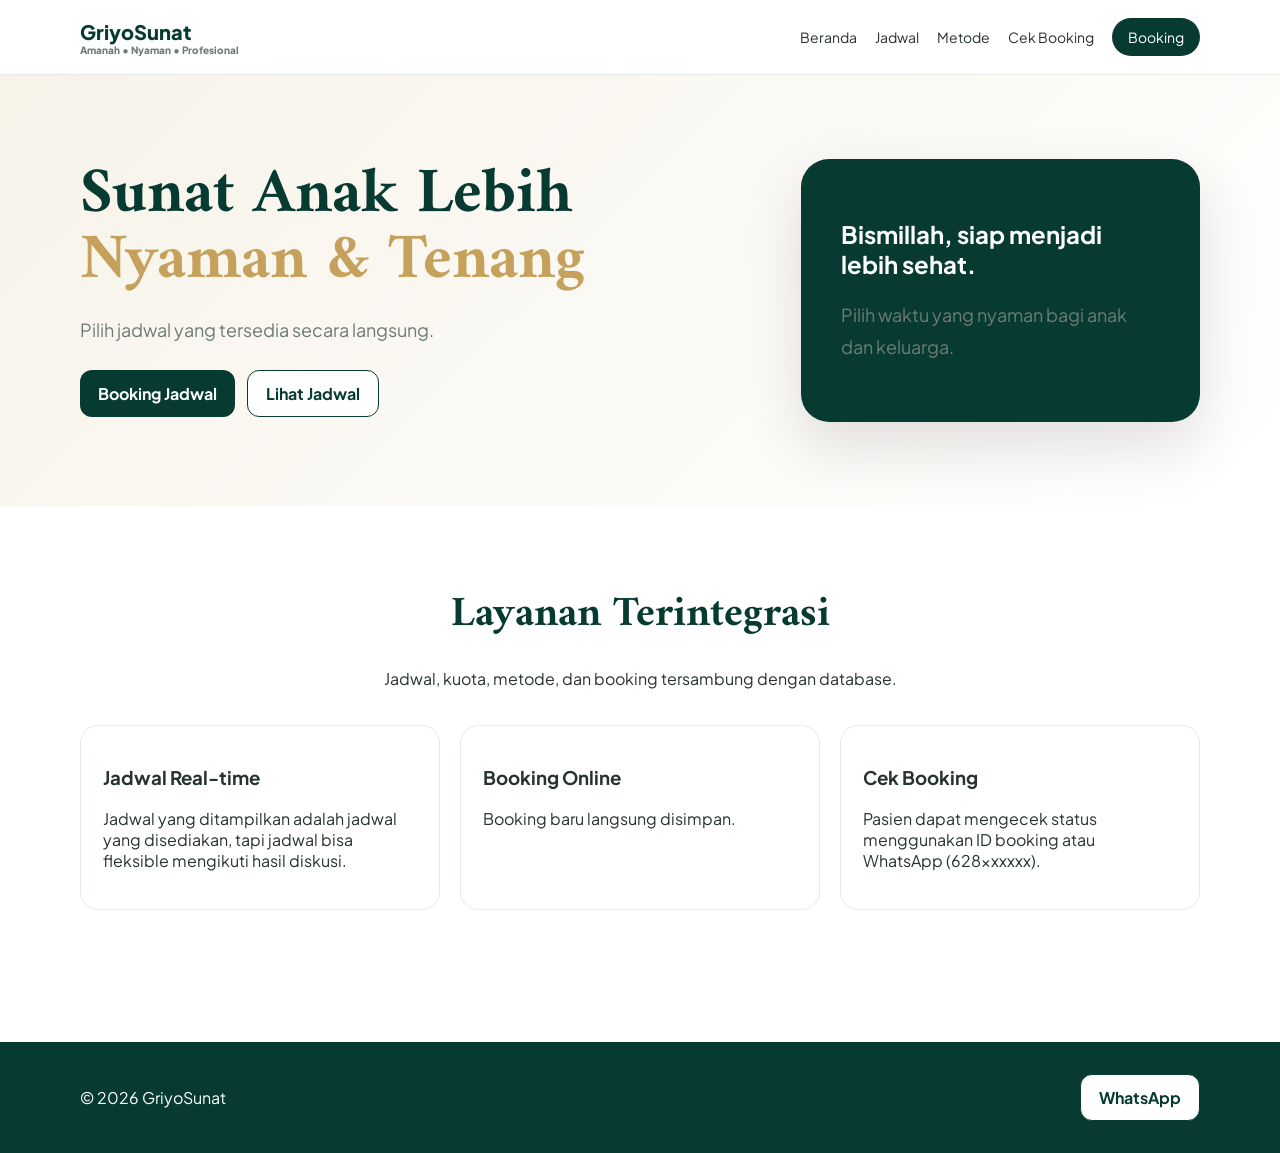
<file: index.html>
<!doctype html>
<html lang="id">
<head>
<meta charset="utf-8">
<meta name="viewport" content="width=device-width,initial-scale=1">
<title>Beranda | GriyoSunat</title>
<link rel="preconnect" href="https://fonts.googleapis.com">
<link rel="preconnect" href="https://fonts.gstatic.com" crossorigin>
<link href="https://fonts.googleapis.com/css2?family=Amiri:wght@400;700&family=Plus+Jakarta+Sans:wght@400;500;600;700;800&display=swap" rel="stylesheet">
<link rel="stylesheet" href="css/style.css">
</head>
<body>

<header class="site-header">
  <div class="container nav-container">
    <a class="logo" href="index.html">GriyoSunat<small>Amanah • Nyaman • Profesional</small></a>
    <button id="menuToggle" class="menu-toggle" aria-label="Menu">☰</button>
    <nav id="mainNav" class="main-nav">
      <a href="index.html">Beranda</a>
      <a href="jadwal.html">Jadwal</a>
      <a href="metode.html">Metode</a>
      <a href="cek-booking.html">Cek Booking</a>
      <a class="nav-booking" href="booking.html">Booking</a>
    </nav>
  </div>
</header>

<main>
<section class="hero">
  <div class="container hero-grid">
    <div>
      <h1>Sunat Anak Lebih <span>Nyaman & Tenang</span></h1>
      <p>Pilih jadwal yang tersedia secara langsung.</p>
      <div class="actions">
        <a class="btn btn-primary" href="booking.html">Booking Jadwal</a>
        <a class="btn btn-outline" href="jadwal.html">Lihat Jadwal</a>
      </div>
    </div>
    <div class="hero-card">
      <h2>Bismillah, siap menjadi lebih sehat.</h2>
      <p>Pilih waktu yang nyaman bagi anak dan keluarga.</p>
    </div>
  </div>
</section>

<section class="section">
  <div class="container">
    <div class="section-heading">
      <h2>Layanan Terintegrasi</h2>
      <p>Jadwal, kuota, metode, dan booking tersambung dengan database.</p>
    </div>
    <div class="grid-3">
      <article class="card"><h3>Jadwal Real-time</h3><p>Jadwal yang ditampilkan adalah jadwal yang disediakan, tapi jadwal bisa fleksible mengikuti hasil diskusi.</p></article>
      <article class="card"><h3>Booking Online</h3><p>Booking baru langsung disimpan.</p></article>
      <article class="card"><h3>Cek Booking</h3><p>Pasien dapat mengecek status menggunakan ID booking atau WhatsApp (628xxxxxx).</p></article>
    </div>
  </div>
</section>
</main>

<footer class="footer"><div class="container footer-inner"><div>© 2026 GriyoSunat</div><button class="btn btn-outline" onclick="openWhatsApp()">WhatsApp</button></div></footer>
<script src="js/config.js"></script>
<script src="js/main.js"></script>

</body>
</html>
</file>
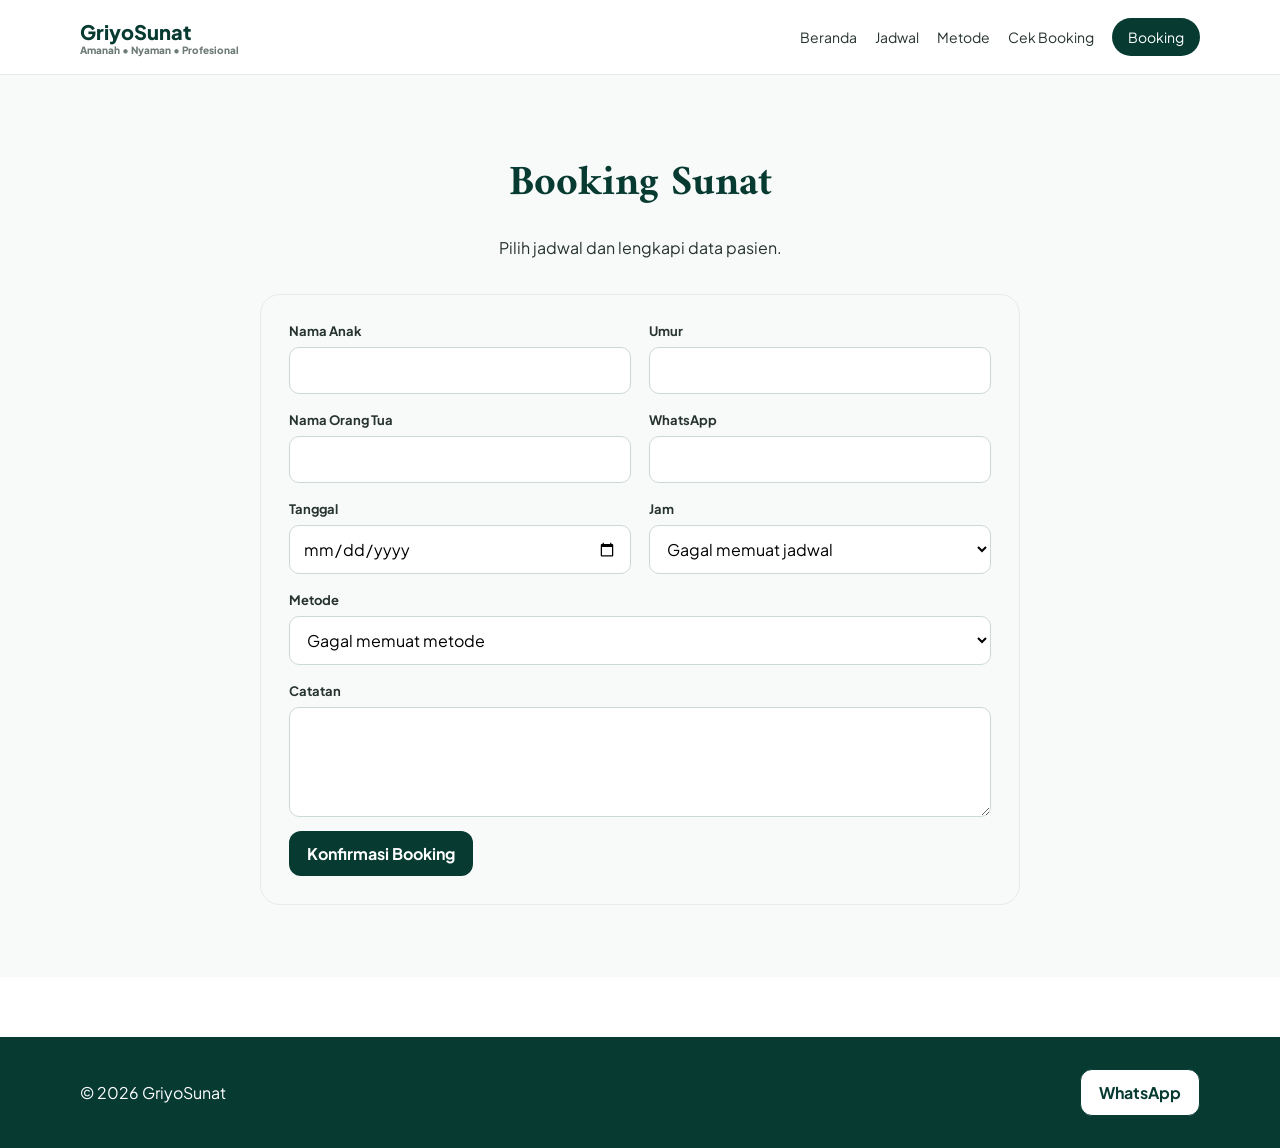
<file: booking.html>
<!doctype html>
<html lang="id">
<head>
<meta charset="utf-8">
<meta name="viewport" content="width=device-width,initial-scale=1">
<title>Booking | GriyoSunat</title>
<link rel="preconnect" href="https://fonts.googleapis.com">
<link rel="preconnect" href="https://fonts.gstatic.com" crossorigin>
<link href="https://fonts.googleapis.com/css2?family=Amiri:wght@400;700&family=Plus+Jakarta+Sans:wght@400;500;600;700;800&display=swap" rel="stylesheet">
<link rel="stylesheet" href="css/style.css">
</head>
<body>

<header class="site-header">
  <div class="container nav-container">
    <a class="logo" href="index.html">GriyoSunat<small>Amanah • Nyaman • Profesional</small></a>
    <button id="menuToggle" class="menu-toggle" aria-label="Menu">☰</button>
    <nav id="mainNav" class="main-nav">
      <a href="index.html">Beranda</a>
      <a href="jadwal.html">Jadwal</a>
      <a href="metode.html">Metode</a>
      <a href="cek-booking.html">Cek Booking</a>
      <a class="nav-booking" href="booking.html">Booking</a>
    </nav>
  </div>
</header>

<main class="section alt">
  <div class="container">
    <div class="section-heading">
      <h1>Booking Sunat</h1>
      <p>Pilih jadwal dan lengkapi data pasien.</p>
    </div>

    <form id="bookingForm" class="form-card">
      <div class="form-grid">
        <div class="field">
          <label>Nama Anak</label>
          <input name="nama_anak" required>
        </div>
        <div class="field">
          <label>Umur</label>
          <input name="umur">
        </div>
        <div class="field">
          <label>Nama Orang Tua</label>
          <input name="nama_orang_tua" required>
        </div>
        <div class="field">
          <label>WhatsApp</label>
          <input name="whatsapp" inputmode="tel" required>
        </div>
        <div class="field">
          <label>Tanggal</label>
          <input id="tanggal" name="tanggal" type="date" required>
        </div>
        <div class="field">
          <label>Jam</label>
          <select id="jam" name="jam" required>
            <option value="">Pilih tanggal terlebih dahulu</option>
          </select>
        </div>
        <div class="field full">
          <label>Metode</label>
          <select id="metode" name="metode" required>
            <option value="">Memuat metode...</option>
          </select>
        </div>
        <div class="field full">
          <label>Catatan</label>
          <textarea name="catatan"></textarea>
        </div>
      </div>
      <div id="bookingMessage"></div>
      <button id="bookingSubmit" class="btn btn-primary" type="submit">Konfirmasi Booking</button>
    </form>

    <div id="bookingSuccess" class="form-card" style="display:none"></div>
  </div>
</main>

<footer class="footer"><div class="container footer-inner"><div>© 2026 GriyoSunat</div><button class="btn btn-outline" onclick="openWhatsApp()">WhatsApp</button></div></footer>
<script src="js/config.js"></script>
<script src="js/main.js"></script>
<script src="js/booking.js"></script>
</body>
</html>
</file>
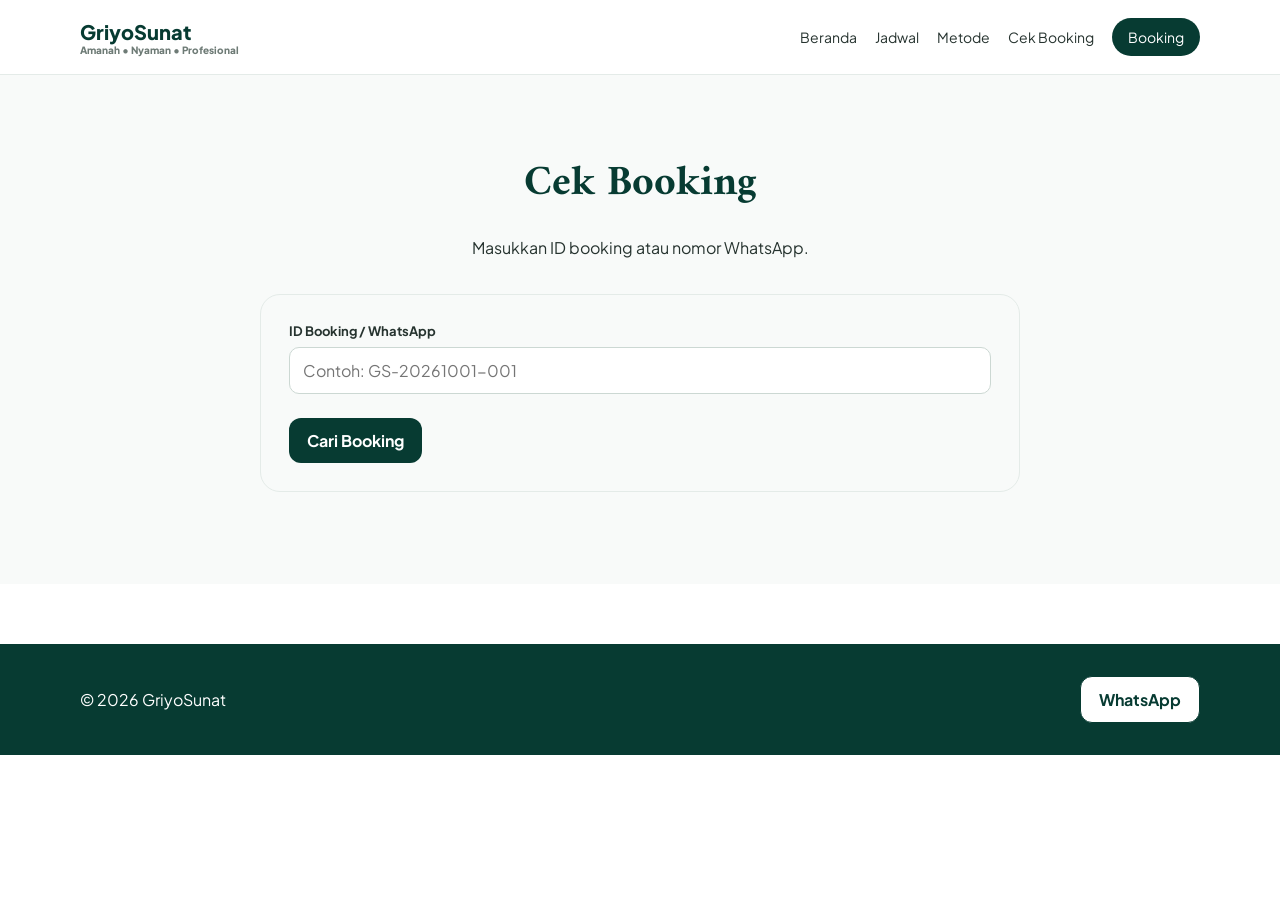
<file: cek-booking.html>
<!doctype html>
<html lang="id">
<head>
<meta charset="utf-8">
<meta name="viewport" content="width=device-width,initial-scale=1">
<title>Cek Booking | GriyoSunat</title>
<link rel="preconnect" href="https://fonts.googleapis.com">
<link rel="preconnect" href="https://fonts.gstatic.com" crossorigin>
<link href="https://fonts.googleapis.com/css2?family=Amiri:wght@400;700&family=Plus+Jakarta+Sans:wght@400;500;600;700;800&display=swap" rel="stylesheet">
<link rel="stylesheet" href="css/style.css">
</head>
<body>

<header class="site-header">
  <div class="container nav-container">
    <a class="logo" href="index.html">GriyoSunat<small>Amanah • Nyaman • Profesional</small></a>
    <button id="menuToggle" class="menu-toggle" aria-label="Menu">☰</button>
    <nav id="mainNav" class="main-nav">
      <a href="index.html">Beranda</a>
      <a href="jadwal.html">Jadwal</a>
      <a href="metode.html">Metode</a>
      <a href="cek-booking.html">Cek Booking</a>
      <a class="nav-booking" href="booking.html">Booking</a>
    </nav>
  </div>
</header>

<main class="section alt">
  <div class="container">
    <div class="section-heading">
      <h1>Cek Booking</h1>
      <p>Masukkan ID booking atau nomor WhatsApp.</p>
    </div>
    <form id="cekForm" class="form-card">
      <div class="field">
        <label>ID Booking / WhatsApp</label>
        <input id="pencarian" required placeholder="Contoh: GS-20261001-001">
      </div>
      <div class="actions">
        <button class="btn btn-primary" type="submit">Cari Booking</button>
      </div>
    </form>
    <div id="cekHasil" style="max-width:760px;margin:20px auto 0"></div>
  </div>
</main>

<footer class="footer"><div class="container footer-inner"><div>© 2026 GriyoSunat</div><button class="btn btn-outline" onclick="openWhatsApp()">WhatsApp</button></div></footer>
<script src="js/config.js"></script>
<script src="js/main.js"></script>
<script src="js/cek-booking.js"></script>
</body>
</html>
</file>
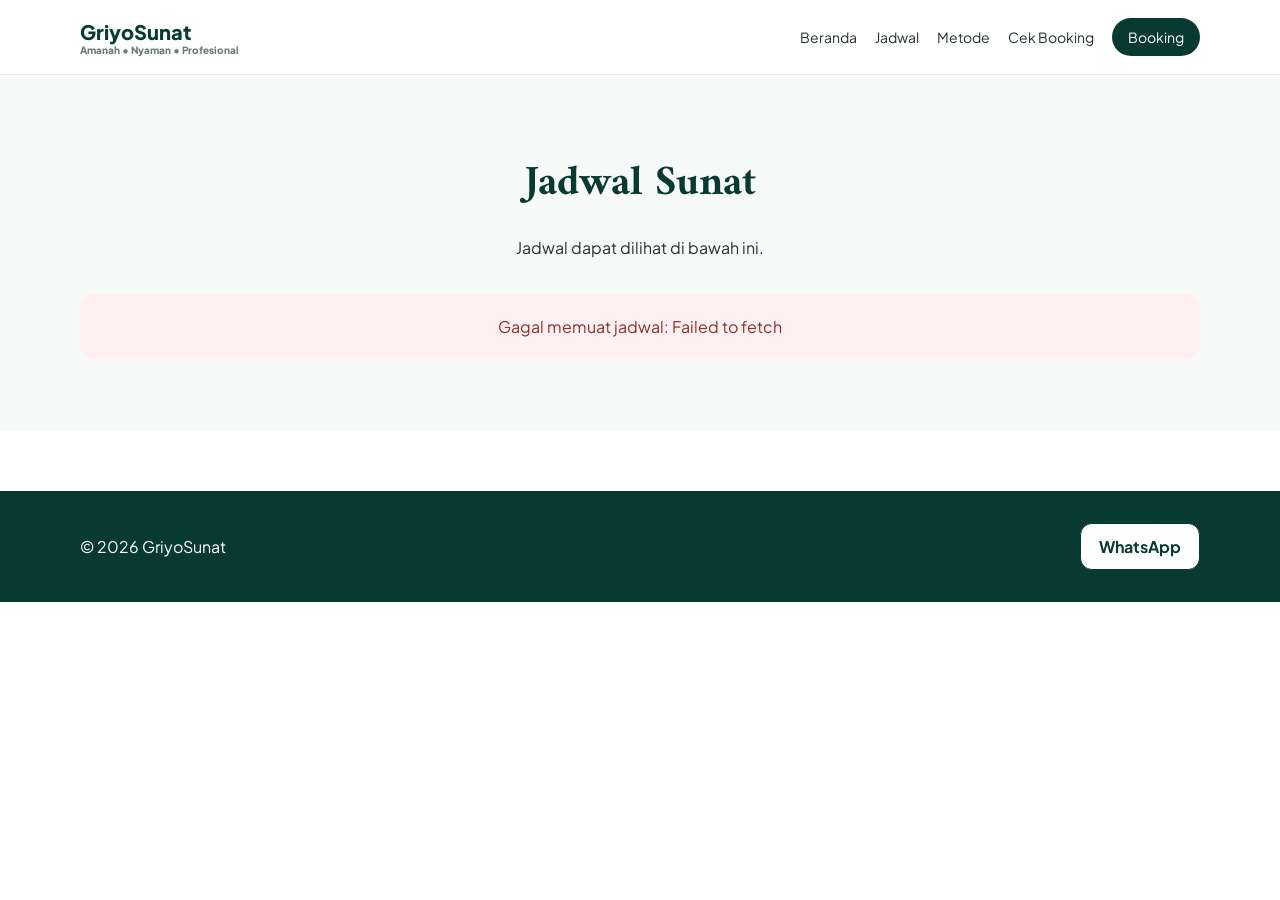
<file: jadwal.html>
<!doctype html>
<html lang="id">
<head>
<meta charset="utf-8">
<meta name="viewport" content="width=device-width,initial-scale=1">
<title>Jadwal | GriyoSunat</title>
<link rel="preconnect" href="https://fonts.googleapis.com">
<link rel="preconnect" href="https://fonts.gstatic.com" crossorigin>
<link href="https://fonts.googleapis.com/css2?family=Amiri:wght@400;700&family=Plus+Jakarta+Sans:wght@400;500;600;700;800&display=swap" rel="stylesheet">
<link rel="stylesheet" href="css/style.css">
</head>
<body>

<header class="site-header">
  <div class="container nav-container">
    <a class="logo" href="index.html">GriyoSunat<small>Amanah • Nyaman • Profesional</small></a>
    <button id="menuToggle" class="menu-toggle" aria-label="Menu">☰</button>
    <nav id="mainNav" class="main-nav">
      <a href="index.html">Beranda</a>
      <a href="jadwal.html">Jadwal</a>
      <a href="metode.html">Metode</a>
      <a href="cek-booking.html">Cek Booking</a>
      <a class="nav-booking" href="booking.html">Booking</a>
    </nav>
  </div>
</header>

<main class="section alt">
  <div class="container">
    <div class="section-heading">
      <h1>Jadwal Sunat</h1>
      <p>Jadwal dapat dilihat di bawah ini.</p>
    </div>
    <div id="jadwalContainer"></div>
  </div>
</main>

<footer class="footer"><div class="container footer-inner"><div>© 2026 GriyoSunat</div><button class="btn btn-outline" onclick="openWhatsApp()">WhatsApp</button></div></footer>
<script src="js/config.js"></script>
<script src="js/main.js"></script>
<script src="js/jadwal.js"></script>
</body>
</html>
</file>
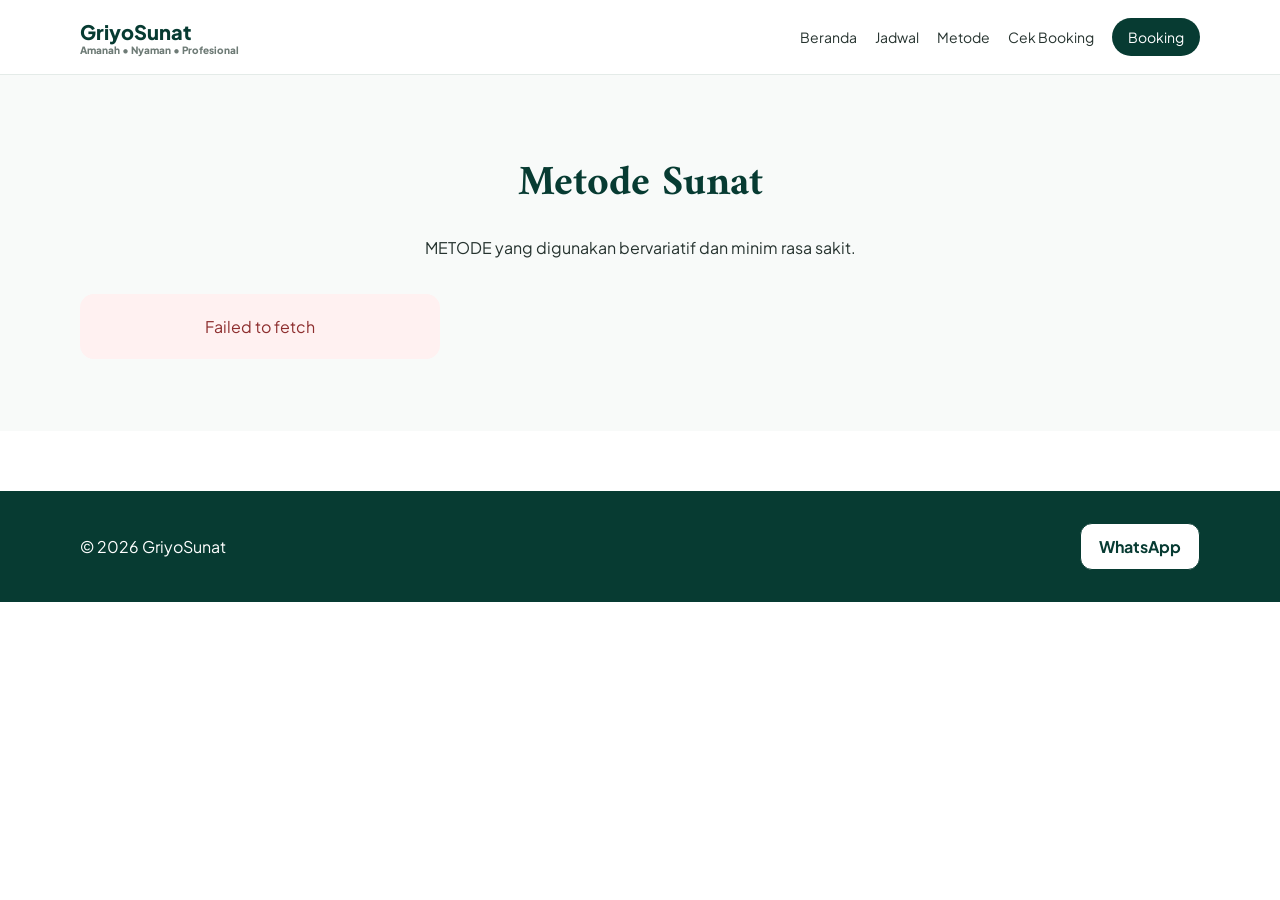
<file: metode.html>
<!doctype html>
<html lang="id">
<head>
<meta charset="utf-8">
<meta name="viewport" content="width=device-width,initial-scale=1">
<title>Metode | GriyoSunat</title>
<link rel="preconnect" href="https://fonts.googleapis.com">
<link rel="preconnect" href="https://fonts.gstatic.com" crossorigin>
<link href="https://fonts.googleapis.com/css2?family=Amiri:wght@400;700&family=Plus+Jakarta+Sans:wght@400;500;600;700;800&display=swap" rel="stylesheet">
<link rel="stylesheet" href="css/style.css">
</head>
<body>

<header class="site-header">
  <div class="container nav-container">
    <a class="logo" href="index.html">GriyoSunat<small>Amanah • Nyaman • Profesional</small></a>
    <button id="menuToggle" class="menu-toggle" aria-label="Menu">☰</button>
    <nav id="mainNav" class="main-nav">
      <a href="index.html">Beranda</a>
      <a href="jadwal.html">Jadwal</a>
      <a href="metode.html">Metode</a>
      <a href="cek-booking.html">Cek Booking</a>
      <a class="nav-booking" href="booking.html">Booking</a>
    </nav>
  </div>
</header>

<main class="section alt">
  <div class="container">
    <div class="section-heading">
      <h1>Metode Sunat</h1>
      <p>METODE yang digunakan bervariatif dan minim rasa sakit.</p>
    </div>
    <div id="metodeContainer" class="methods-grid"></div>
  </div>
</main>

<footer class="footer"><div class="container footer-inner"><div>© 2026 GriyoSunat</div><button class="btn btn-outline" onclick="openWhatsApp()">WhatsApp</button></div></footer>
<script src="js/config.js"></script>
<script src="js/main.js"></script>
<script src="js/metode.js"></script>
</body>
</html>
</file>
<file: css/style.css>
:root{
  --green:#073b32;
  --green2:#0e5a4b;
  --cream:#f7f3e9;
  --gold:#c6a15b;
  --text:#26332f;
  --muted:#6e7b76;
  --line:#e4ebe8;
  --white:#fff;
  --danger:#a33b3b;
}
*{box-sizing:border-box}
body{margin:0;font-family:"Plus Jakarta Sans",sans-serif;color:var(--text);background:#fff}
a{text-decoration:none;color:inherit}
button,input,select,textarea{font:inherit}
.container{width:min(1120px,calc(100% - 32px));margin:auto}
.site-header{position:sticky;top:0;z-index:20;background:rgba(255,255,255,.96);border-bottom:1px solid var(--line)}
.nav-container{min-height:74px;display:flex;align-items:center;justify-content:space-between;gap:24px}
.logo{font-weight:800;color:var(--green);font-size:20px}
.logo small{display:block;font-size:10px;color:var(--muted)}
.main-nav{display:flex;gap:18px;align-items:center}
.main-nav a{font-size:14px}
.main-nav a:hover{color:var(--green2)}
.nav-booking{background:var(--green);color:#fff!important;padding:10px 16px;border-radius:999px}
.menu-toggle{display:none;background:none;border:0;font-size:28px}
.hero{padding:84px 0;background:linear-gradient(135deg,var(--cream),#fff)}
.hero-grid{display:grid;grid-template-columns:1.25fr .75fr;gap:56px;align-items:center}
.hero h1{font-family:Amiri,serif;font-size:64px;line-height:1.02;margin:0 0 20px;color:var(--green)}
.hero h1 span{color:var(--gold)}
.hero p{font-size:18px;line-height:1.8;color:var(--muted);max-width:680px}
.hero-card{background:var(--green);color:#fff;padding:40px;border-radius:28px;box-shadow:0 24px 60px rgba(0,0,0,.12)}
.section{padding:72px 0}
.section.alt{background:#f8faf9}
.section-heading{text-align:center;max-width:720px;margin:0 auto 36px}
.section-heading h1,.section-heading h2{font-family:Amiri,serif;color:var(--green);font-size:42px;margin:0 0 12px}
.grid-3{display:grid;grid-template-columns:repeat(3,1fr);gap:20px}
.card,.method-card,.schedule-card,.booking-result,.success-box{border:1px solid var(--line);border-radius:18px;padding:22px;background:#fff}
.btn{display:inline-flex;align-items:center;justify-content:center;border:0;border-radius:12px;padding:12px 18px;cursor:pointer;font-weight:700}
.btn-primary{background:var(--green);color:#fff}
.btn-outline{border:1px solid var(--green);color:var(--green);background:#fff}
.btn-danger{background:var(--danger);color:#fff}
.btn:disabled{opacity:.45;cursor:not-allowed}
.actions{display:flex;gap:12px;flex-wrap:wrap;margin-top:24px}
.schedule-group{margin-bottom:34px}
.schedule-group h2{font-family:Amiri,serif;color:var(--green)}
.schedule-grid{display:grid;grid-template-columns:repeat(3,1fr);gap:16px}
.schedule-time{font-size:22px;font-weight:800;color:var(--green)}
.badge{display:inline-block;margin:12px 0;padding:6px 10px;border-radius:999px;background:#eef5f2;font-size:12px;font-weight:800}
.schedule-card.penuh{opacity:.72}
.state-box{padding:22px;border-radius:14px;background:#f7f9f8;text-align:center}
.state-box.error{background:#fff1f1;color:#8d2e2e}
.form-card{max-width:760px;margin:auto;border:1px solid var(--line);border-radius:20px;padding:28px}
.form-grid{display:grid;grid-template-columns:1fr 1fr;gap:18px}
.field{display:flex;flex-direction:column;gap:8px}
.field.full{grid-column:1/-1}
.field label{font-weight:700;font-size:13px}
.field input,.field select,.field textarea{width:100%;border:1px solid #ccd8d3;border-radius:10px;padding:12px 13px;background:#fff}
.field textarea{min-height:110px;resize:vertical}
#bookingMessage{margin:14px 0;color:#a33b3b}
.success-icon{font-size:44px;color:var(--green)}
.booking-code{font-size:26px;font-weight:800;letter-spacing:1px;color:var(--green);margin:16px 0}
.methods-grid{display:grid;grid-template-columns:repeat(3,1fr);gap:20px}
.method-card h2{font-family:Amiri,serif;color:var(--green);font-size:28px;margin-top:0}
.price{font-size:22px;font-weight:800;color:var(--green);margin:16px 0}
.footer{padding:32px 0;background:var(--green);color:#fff;margin-top:60px}
.footer-inner{display:flex;justify-content:space-between;gap:20px;align-items:center}
@media(max-width:800px){
  .hero-grid,.grid-3,.schedule-grid,.methods-grid,.form-grid{grid-template-columns:1fr}
  .hero h1{font-size:44px}
  .main-nav{display:none;position:absolute;top:74px;left:0;right:0;background:#fff;padding:20px;flex-direction:column;border-bottom:1px solid var(--line)}
  .main-nav.open{display:flex}
  .menu-toggle{display:block}
  .field.full{grid-column:auto}
  .footer-inner{flex-direction:column;align-items:flex-start}
}
</file>
